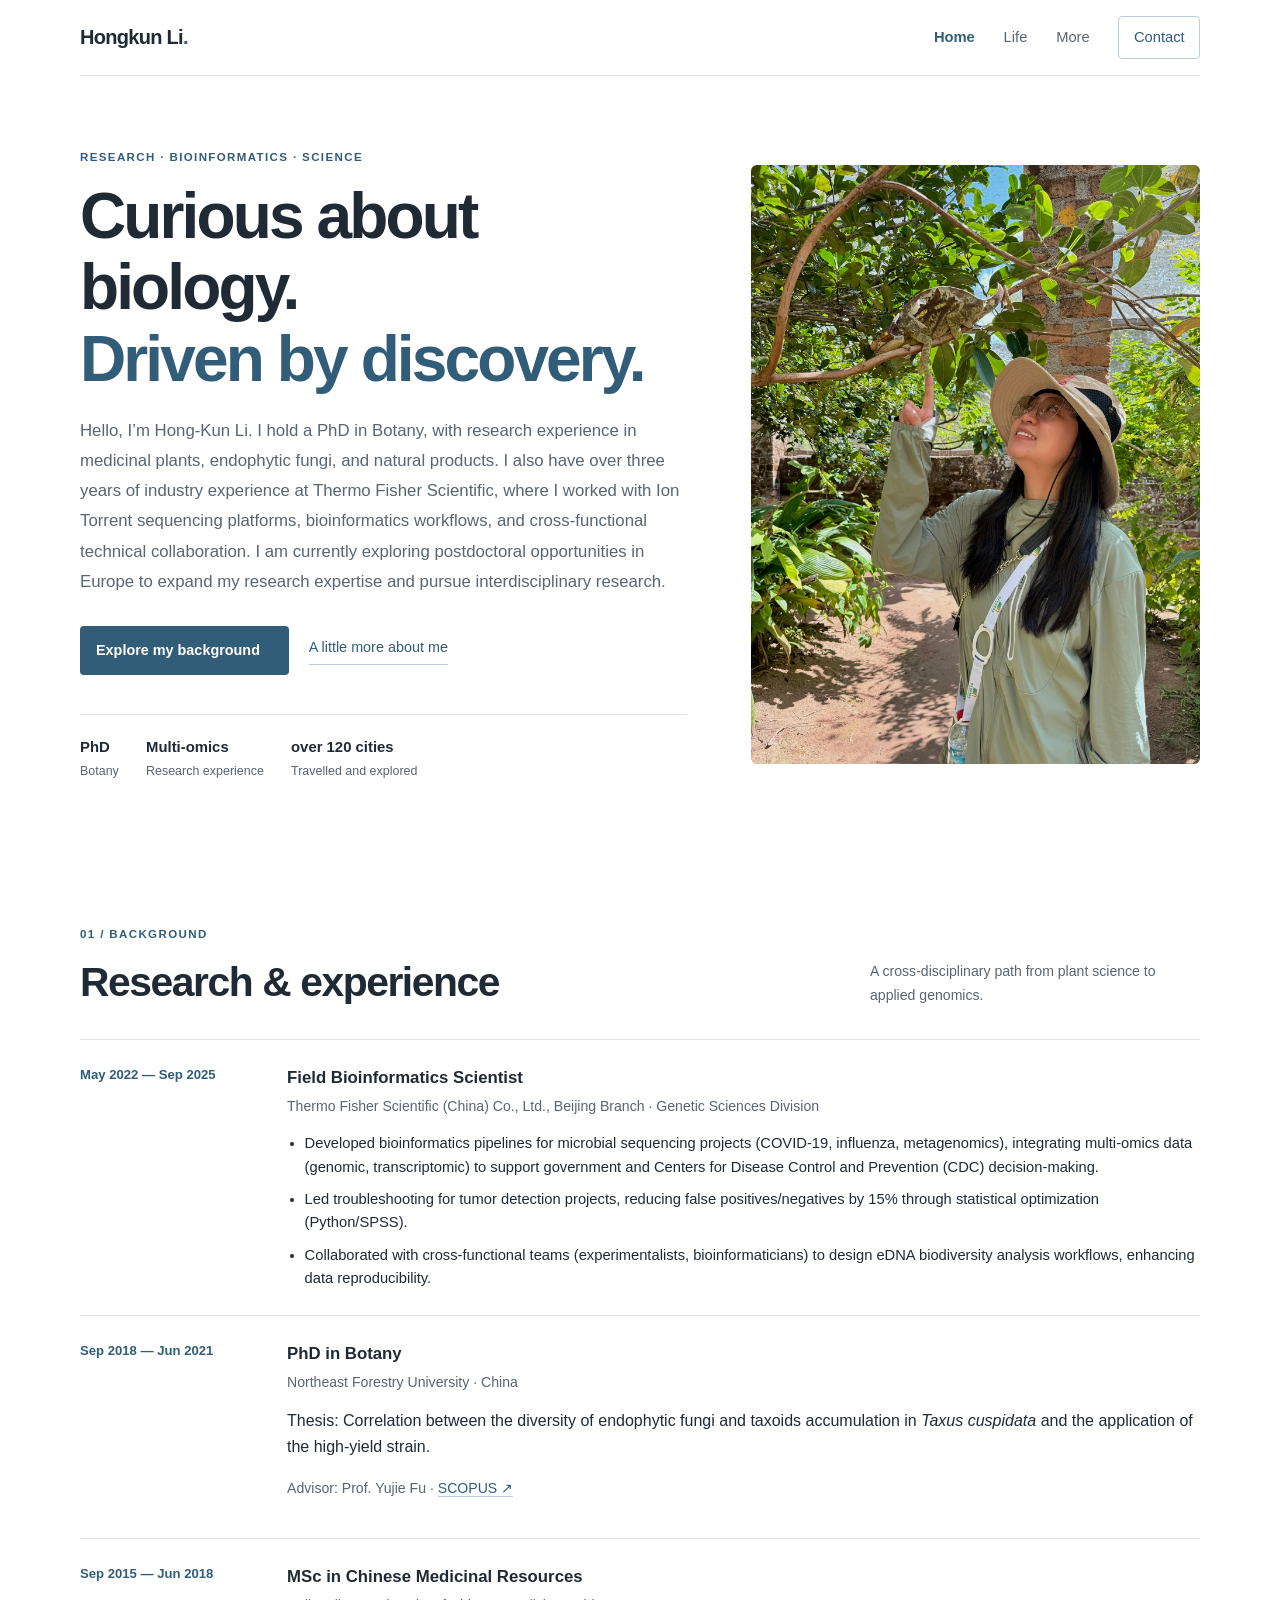
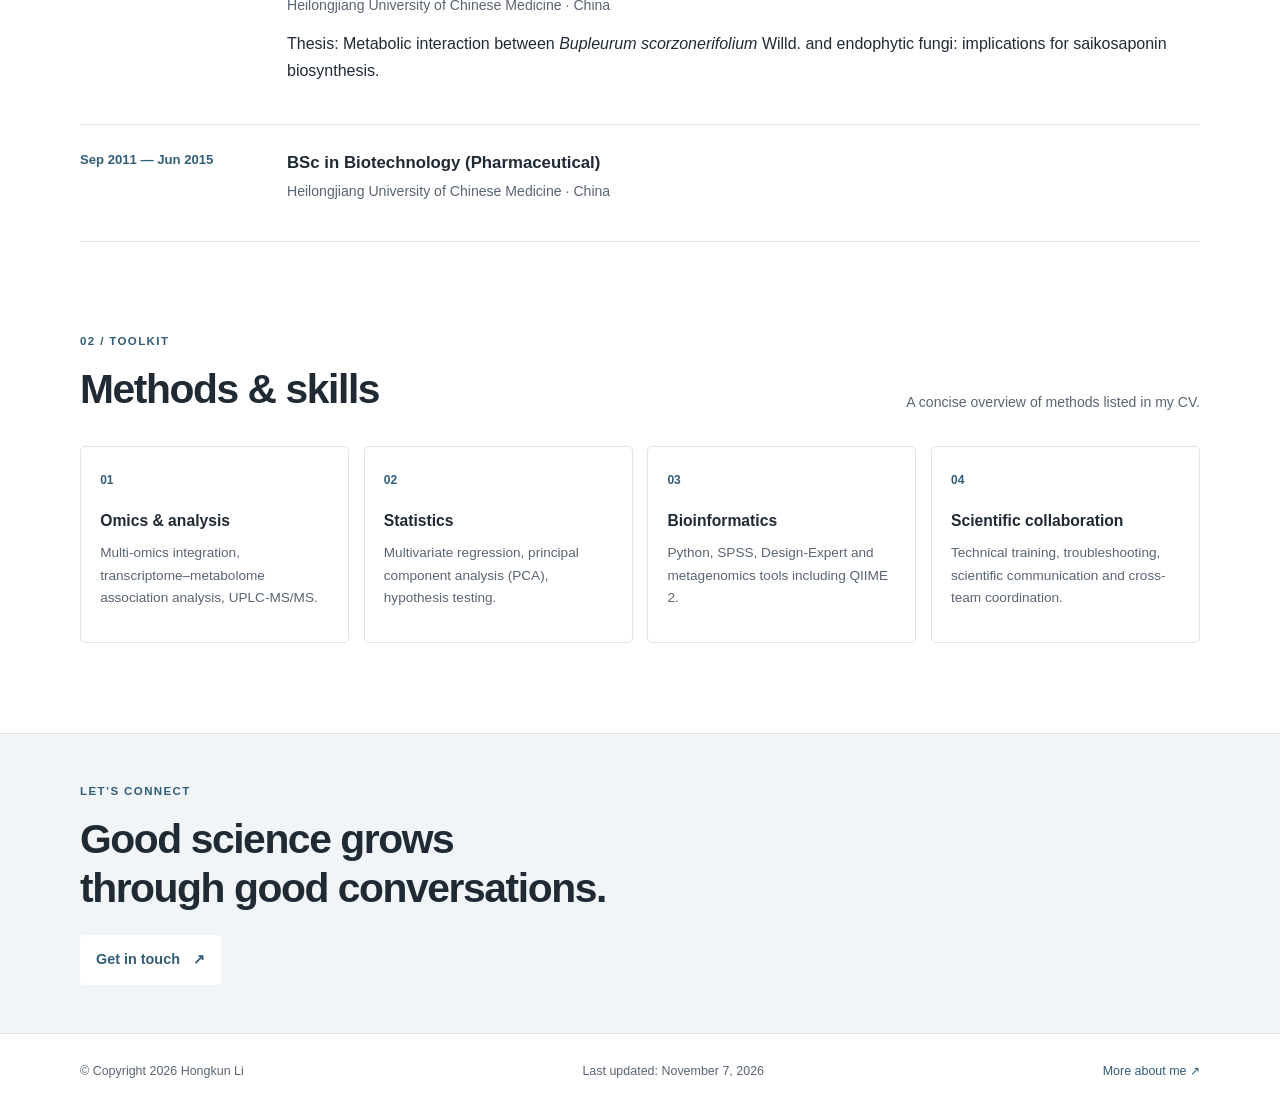
<file: index.html>
<!doctype html>
<html lang="en">
<head>
  <meta charset="utf-8">
  <meta name="viewport" content="width=device-width, initial-scale=1">
  <meta name="description" content="Hongkun Li — researcher in botany, biotechnology and bioinformatics.">
  <title>Hongkun Li | Researcher</title>
  <link rel="icon" href="data:image/svg+xml,%3Csvg%20xmlns='http://www.w3.org/2000/svg'%20viewBox='0%200%2032%2032'%3E%3Crect%20width='32'%20height='32'%20rx='7'%20fill='%23315d79'/%3E%3Ctext%20x='16'%20y='22'%20font-family='Arial,Helvetica,sans-serif'%20font-size='15'%20font-weight='700'%20fill='white'%20text-anchor='middle'%3EHK%3C/text%3E%3C/svg%3E">
  <link rel="stylesheet" href="style.css">
  <script src="script.js" defer></script>
</head>
<body>
  <a class="skip-link" href="#main">Skip to content</a>
  <header class="site-header">
    <a class="wordmark" href="index.html" aria-label="Hongkun Li home">Hongkun Li<span>.</span></a>
    <button class="menu-toggle" aria-expanded="false" aria-controls="site-nav">Menu</button>
    <nav id="site-nav" class="site-nav" aria-label="Main navigation">
      <a class="active" href="index.html">Home</a>
      <a href="life.html">Life</a>
      <a href="more.html">More</a>
      <a class="nav-cta" href="mailto:hongkun1231@163.com">Contact</a>
    </nav>
  </header>

<main id="main">
  <section class="hero section-wrap">
    <div class="hero-copy">
      <p class="eyebrow">RESEARCH · BIOINFORMATICS · SCIENCE</p>
      <h1>Curious about biology.<br><em>Driven by discovery.</em></h1>
      <p class="lead">Hello, I’m Hong-Kun Li. I hold a PhD in Botany, with research experience in medicinal plants, endophytic fungi, and natural products. I also have over three years of industry experience at Thermo Fisher Scientific, where I worked with Ion Torrent sequencing platforms, bioinformatics workflows, and cross-functional technical collaboration. I am currently exploring postdoctoral opportunities in Europe to expand my research expertise and pursue interdisciplinary research.</p>
      <div class="hero-actions">
        <a class="button button-dark" href="#research">Explore my background <span aria-hidden=''></span></a>
        <a class="text-link" href="life.html">A little more about me <span aria-hidden=''></span></a>
      </div>

      <div class="quick-facts">
        <div><strong>PhD</strong><span>Botany</span></div>
        <div><strong>Multi-omics</strong><span>Research experience</span></div>
        <div><strong>over 120 cities</strong><span>Travelled and explored</span></div>
      </div>
    </div>

    <div>
      <img
        src="profile.jpg"
        alt="Hongkun Li"
        class="profile-photo"
      >
    </div>
  </section>
</main>


      </div>
    </section>

    <section id="research" class="section-wrap content-section">
      <div class="section-heading">
        <div><p class="eyebrow">01 / BACKGROUND</p><h2>Research & experience</h2></div>
        <p class="section-note">A cross-disciplinary path from plant science to applied genomics.</p>
      </div>
      <div class="timeline">
        <article class="timeline-item">
          <div class="timeline-date">May 2022 — Sep 2025</div>
          <div class="timeline-body">
            <h3>Field Bioinformatics Scientist</h3>
            <p class="muted">Thermo Fisher Scientific (China) Co., Ltd., Beijing Branch · Genetic Sciences Division</p>
            <ul class="role-points">
              <li>Developed bioinformatics pipelines for microbial sequencing projects (COVID-19, influenza, metagenomics), integrating multi-omics data (genomic, transcriptomic) to support government and Centers for Disease Control and Prevention (CDC) decision-making.</li>
              <li>Led troubleshooting for tumor detection projects, reducing false positives/negatives by 15% through statistical optimization (Python/SPSS).</li>
              <li>Collaborated with cross-functional teams (experimentalists, bioinformaticians) to design eDNA biodiversity analysis workflows, enhancing data reproducibility.</li>
            </ul>
          </div>
        </article>
        <article class="timeline-item">
          <div class="timeline-date">Sep 2018 — Jun 2021</div>
          <div class="timeline-body">
            <h3>PhD in Botany</h3>
            <p class="muted">Northeast Forestry University · China</p>
            <p>Thesis: Correlation between the diversity of endophytic fungi and taxoids accumulation in <em>Taxus cuspidata</em> and the application of the high-yield strain.</p>
            <p class="muted">Advisor: Prof. Yujie Fu · <a class="inline-link" href="https://www.scopus.com/authid/detail.uri?authorId=8642548200" target="_blank" rel="noopener">SCOPUS ↗</a></p>
          </div>
        </article>
        <article class="timeline-item">
          <div class="timeline-date">Sep 2015 — Jun 2018</div>
          <div class="timeline-body">
            <h3>MSc in Chinese Medicinal Resources</h3>
            <p class="muted">Heilongjiang University of Chinese Medicine · China</p>
            <p>Thesis: Metabolic interaction between <em>Bupleurum scorzonerifolium</em> Willd. and endophytic fungi: implications for saikosaponin biosynthesis.</p>
          </div>
        </article>
        <article class="timeline-item">
          <div class="timeline-date">Sep 2011 — Jun 2015</div>
          <div class="timeline-body">
            <h3>BSc in Biotechnology (Pharmaceutical)</h3>
            <p class="muted">Heilongjiang University of Chinese Medicine · China</p>
          </div>
        </article>
      </div>
    </section>

    <section class="section-wrap content-section">
      <div class="section-heading">
        <div><p class="eyebrow">02 / TOOLKIT</p><h2>Methods & skills</h2></div>
        <p class="section-note">A concise overview of methods listed in my CV.</p>
      </div>
      <div class="skills-grid">
        <article class="skill-card"><span class="skill-number">01</span><h3>Omics & analysis</h3><p>Multi-omics integration, transcriptome–metabolome association analysis, UPLC-MS/MS.</p></article>
        <article class="skill-card"><span class="skill-number">02</span><h3>Statistics</h3><p>Multivariate regression, principal component analysis (PCA), hypothesis testing.</p></article>
        <article class="skill-card"><span class="skill-number">03</span><h3>Bioinformatics</h3><p>Python, SPSS, Design-Expert and metagenomics tools including QIIME 2.</p></article>
        <article class="skill-card"><span class="skill-number">04</span><h3>Scientific collaboration</h3><p>Technical training, troubleshooting, scientific communication and cross-team coordination.</p></article>
      </div>
    </section>

    <section class="closing-cta">
      <div class="section-wrap cta-inner">
        <p class="eyebrow">LET’S CONNECT</p>
        <h2>Good science grows<br>through good conversations.</h2>
        <a class="button button-light" href="mailto:hongkun1231@163.com">Get in touch <span aria-hidden="true">↗</span></a>
      </div>
    </section>
  </main>

  <footer class="site-footer section-wrap">
    <span>© Copyright 2026 Hongkun Li</span>
    <span>Last updated: November 7, 2026</span>
    <a href="more.html">More about me ↗</a>
  </footer>
</body>
</html>
</file>
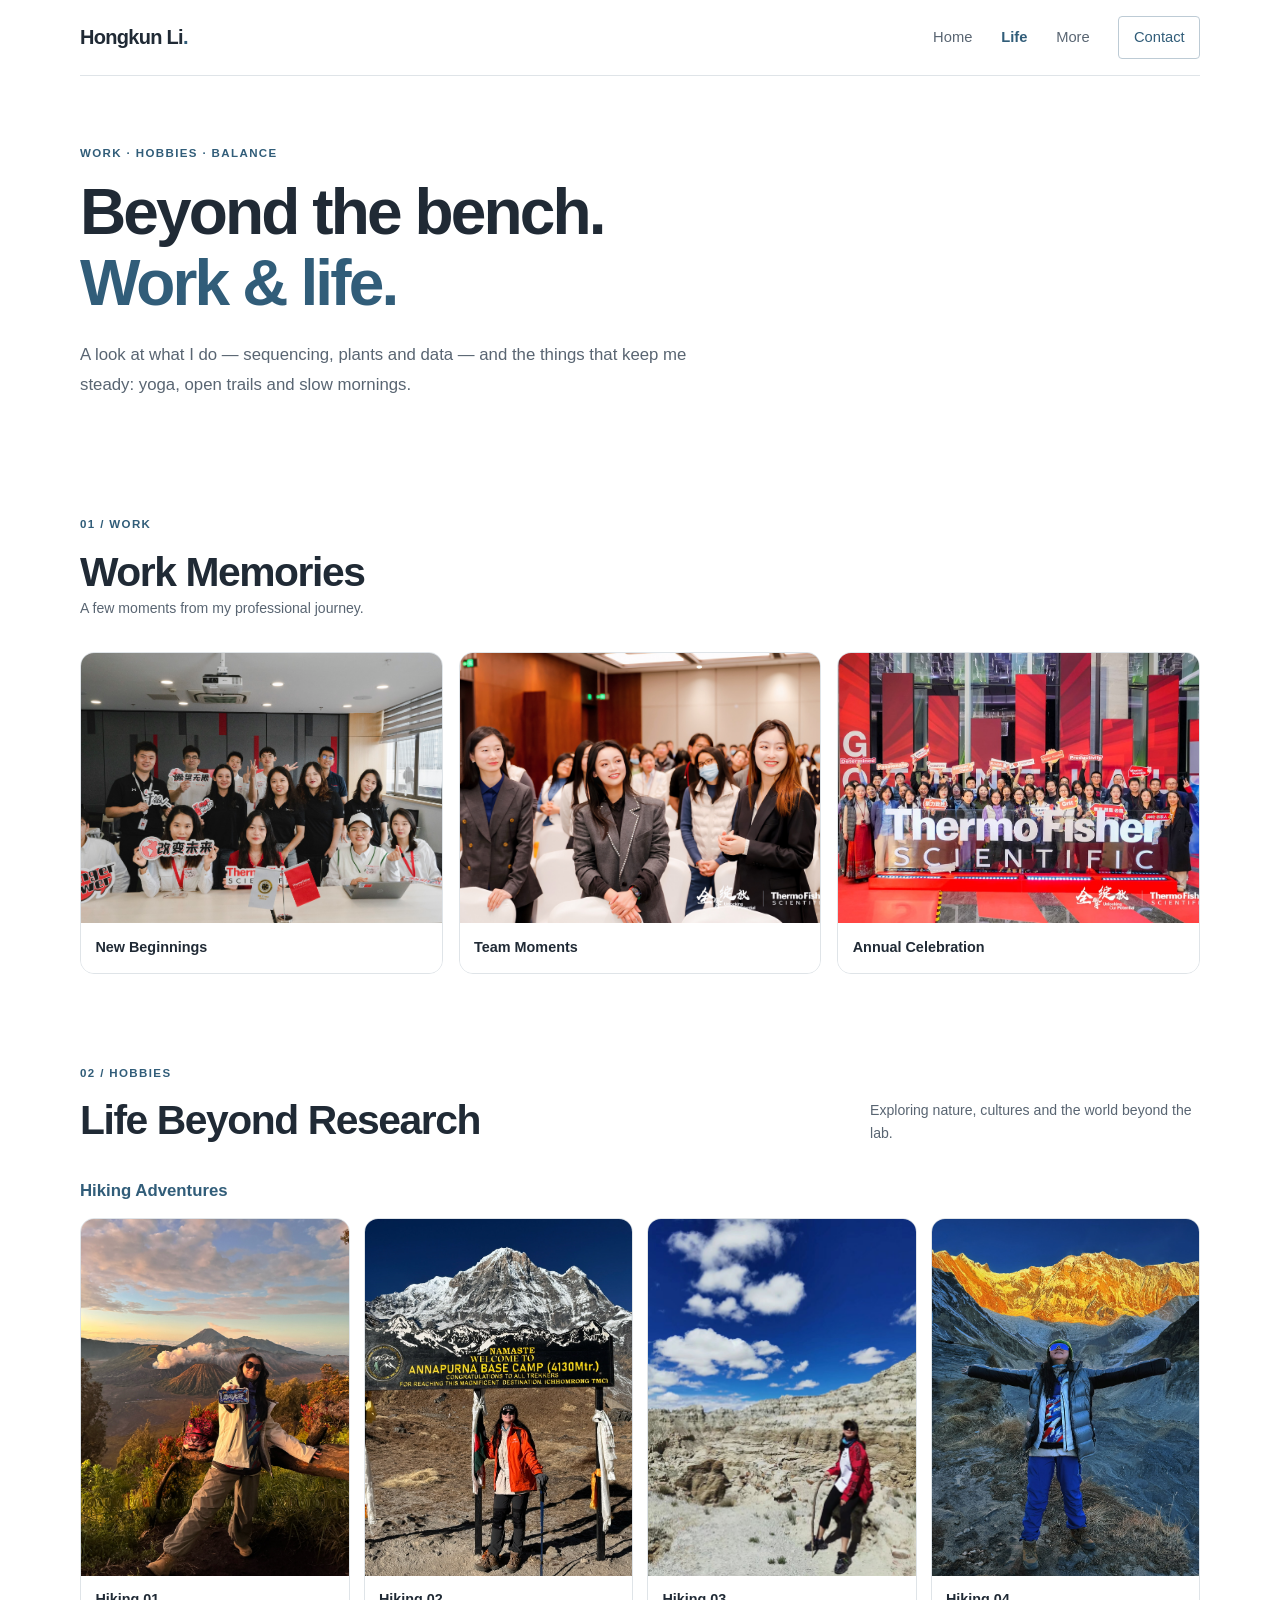
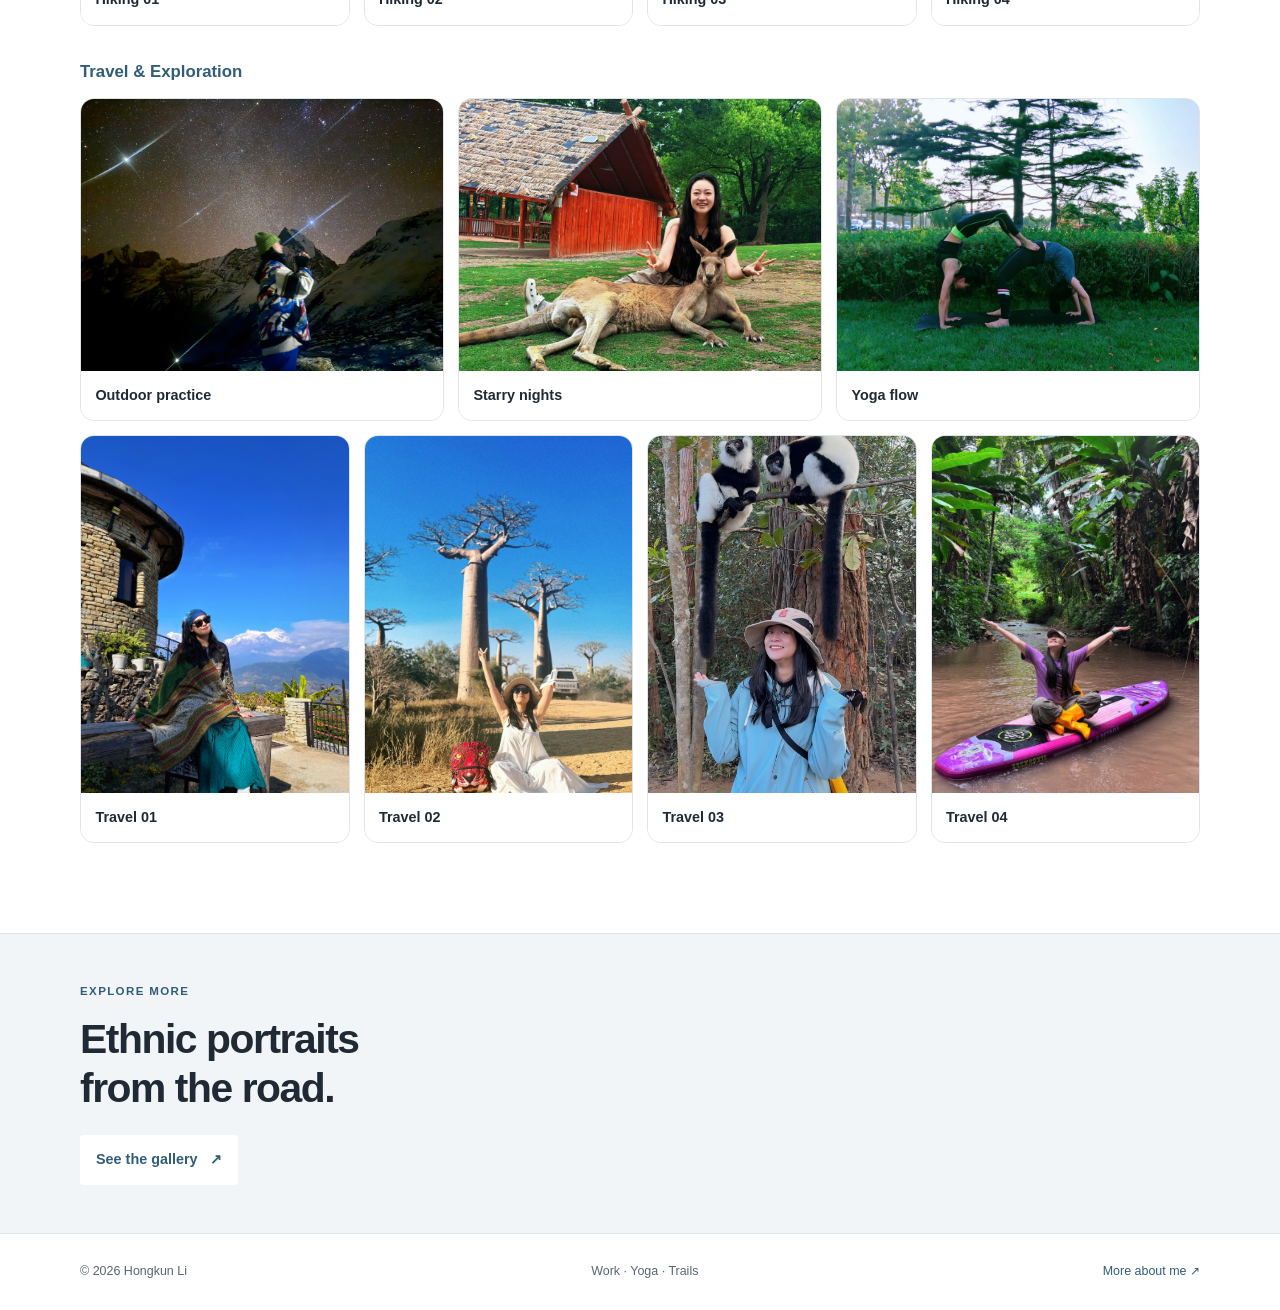
<file: life.html>
<!doctype html>
<html lang="en">
<head>
  <meta charset="utf-8">
  <meta name="viewport" content="width=device-width, initial-scale=1">
  <meta name="description" content="Work and hobbies of Hongkun Li — science at the bench, yoga and hiking beyond it.">
  <title>Work &amp; Life | Hongkun Li</title>
  <link rel="icon" href="data:image/svg+xml,%3Csvg%20xmlns='http://www.w3.org/2000/svg'%20viewBox='0%200%2032%2032'%3E%3Crect%20width='32'%20height='32'%20rx='7'%20fill='%23315d79'/%3E%3Ctext%20x='16'%20y='22'%20font-family='Arial,Helvetica,sans-serif'%20font-size='15'%20font-weight='700'%20fill='white'%20text-anchor='middle'%3EHK%3C/text%3E%3C/svg%3E">
  <link rel="stylesheet" href="style.css">
  <script src="script.js" defer></script>
</head>
<body class="life-page">
  <a class="skip-link" href="#main">Skip to content</a>
  <header class="site-header">
    <a class="wordmark" href="index.html" aria-label="Hongkun Li home">Hongkun Li<span>.</span></a>
    <button class="menu-toggle" aria-expanded="false" aria-controls="site-nav">Menu</button>
    <nav id="site-nav" class="site-nav" aria-label="Main navigation">
      <a href="index.html">Home</a>
      <a class="active" href="life.html">Life</a>
      <a href="more.html">More</a>
      <a class="nav-cta" href="mailto:hongkun1231@163.com">Contact</a>
    </nav>
  </header>

  <main id="main">
    <section class="more-hero section-wrap">
      <p class="eyebrow">WORK · HOBBIES · BALANCE</p>
      <h1>Beyond the bench.<br><em>Work &amp; life.</em></h1>
      <p class="lead">A look at what I do — sequencing, plants and data — and the things that keep me steady: yoga, open trails and slow mornings.</p>
    </section>

    <section class="section-wrap content-section">
      <div class="section-heading">
        <div><p class="eyebrow">01 / WORK</p><h2>Work Memories</h2>
          <p class="section-note">A few moments from my professional journey.</p>
        </div>
      </div>
      <div class="work-grid">
        <figure class="photo-card work-card">
          <img src="assets/photos/work-01.jpg" alt="Work photograph 1" loading="lazy">
          <figcaption><strong>New Beginnings</strong></figcaption>
        </figure>
        <figure class="photo-card work-card">
          <img src="assets/photos/work-02.jpg" alt="Work photograph 2" loading="lazy">
          <figcaption><strong>Team Moments</strong></figcaption>
        </figure>
        <figure class="photo-card work-card">
          <img src="assets/photos/work-03.jpg" alt="Work photograph 3" loading="lazy">
          <figcaption><strong>Annual Celebration</strong></figcaption>
        </figure>
      </div>
    </section>

    <section class="section-wrap content-section">
      <div class="section-heading">
        <div><p class="eyebrow">02 / HOBBIES</p><h2>Life Beyond Research</h2></div>
        <p class="section-note">Exploring nature, cultures and the world beyond the lab.</p>
      </div>

      <div class="hobby-block">
        <h3 class="hobby-title">Hiking Adventures</h3>
        <div class="travel-grid">
          <figure class="photo-card"><img src="assets/photos/hiking-01.jpg" alt="Hiking photograph 1" loading="lazy"><figcaption><strong>Hiking 01</strong></figcaption></figure>
          <figure class="photo-card"><img src="assets/photos/hiking-02.jpg" alt="Hiking photograph 2" loading="lazy"><figcaption><strong>Hiking 02</strong></figcaption></figure>
          <figure class="photo-card"><img src="assets/photos/hiking-03.jpg" alt="Hiking photograph 3" loading="lazy"><figcaption><strong>Hiking 03</strong></figcaption></figure>
          <figure class="photo-card"><img src="assets/photos/hiking-04.jpg" alt="Hiking photograph 4" loading="lazy"><figcaption><strong>Hiking 04</strong></figcaption></figure>
        </div>
      </div>

      <div class="hobby-block">
        <h3 class="hobby-title">Travel &amp; Exploration</h3>
        <div class="yoga-grid">
          <figure class="photo-card"><img src="assets/photos/yoga-01.jpg" alt="Travel photograph 1" loading="lazy"><figcaption><strong>Outdoor practice</strong></figcaption></figure>
          <figure class="photo-card"><img src="assets/photos/yoga-02.jpg" alt="Travel photograph 2" loading="lazy"><figcaption><strong>Starry nights</strong></figcaption></figure>
          <figure class="photo-card"><img src="assets/photos/yoga-03.jpg" alt="Travel photograph 3" loading="lazy"><figcaption><strong>Yoga flow</strong></figcaption></figure>
        </div>
        <div class="travel-grid travel-sub">
          <figure class="photo-card"><img src="assets/photos/travel-01.jpg" alt="Travel photograph 4" loading="lazy"><figcaption><strong>Travel 01</strong></figcaption></figure>
          <figure class="photo-card"><img src="assets/photos/travel-02.jpg" alt="Travel photograph 5" loading="lazy"><figcaption><strong>Travel 02</strong></figcaption></figure>
          <figure class="photo-card"><img src="assets/photos/travel-03.jpg" alt="Travel photograph 6" loading="lazy"><figcaption><strong>Travel 03</strong></figcaption></figure>
          <figure class="photo-card"><img src="assets/photos/travel-04.jpg" alt="Travel photograph 7" loading="lazy"><figcaption><strong>Travel 04</strong></figcaption></figure>
        </div>
      </div>
    </section>

    <section class="closing-cta">
      <div class="section-wrap cta-inner">
        <p class="eyebrow">EXPLORE MORE</p>
        <h2>Ethnic portraits<br>from the road.</h2>
        <a class="button button-light" href="more.html">See the gallery <span aria-hidden="true">↗</span></a>
      </div>
    </section>
  </main>

  <footer class="site-footer section-wrap">
    <span>© <span id="year"></span> Hongkun Li</span>
    <span>Work · Yoga · Trails</span>
    <a href="more.html">More about me ↗</a>
  </footer>
</body>
</html>
</file>
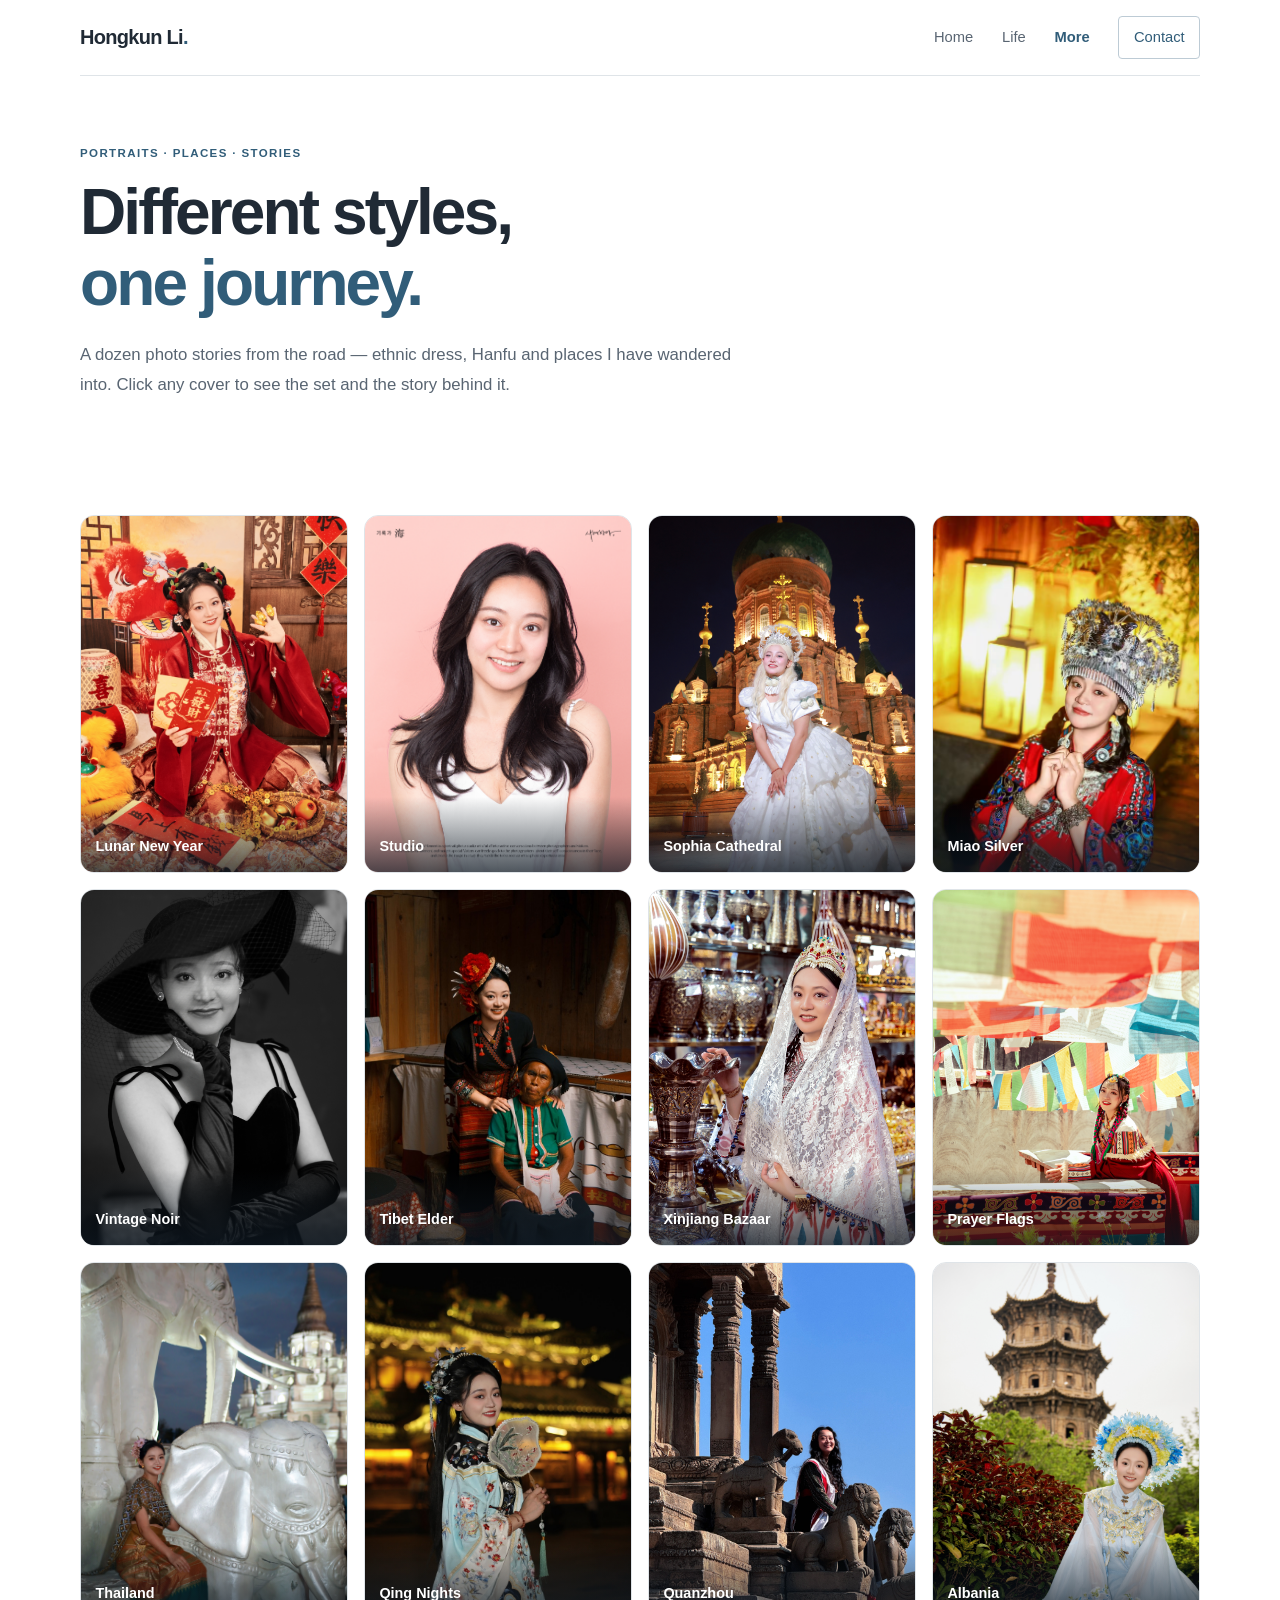
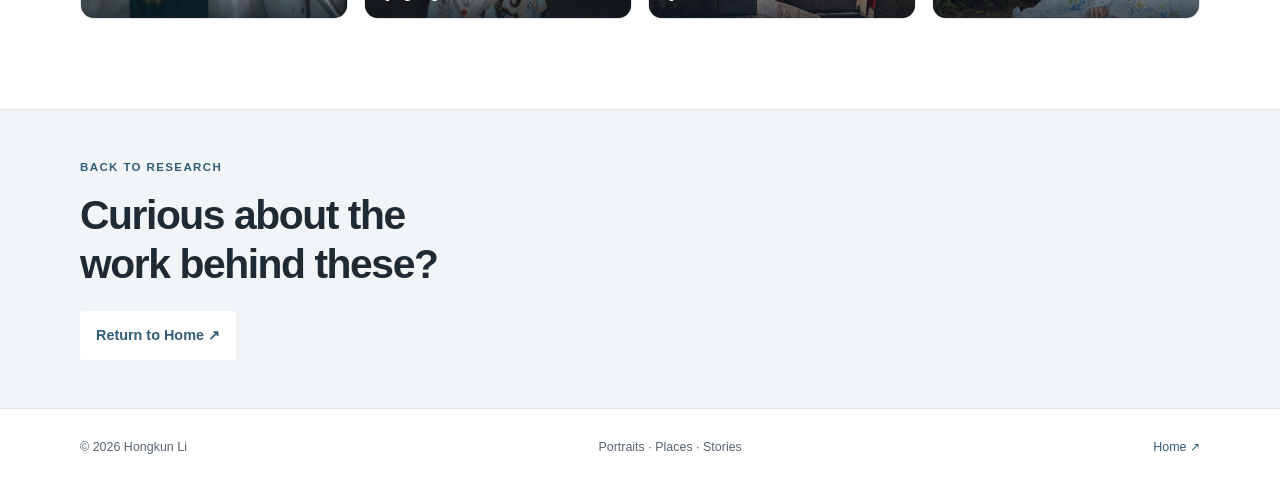
<file: more.html>
<!doctype html>
<html lang="en">
<head>
  <meta charset="utf-8">
  <meta name="viewport" content="width=device-width, initial-scale=1">
  <meta name="description" content="Portraits and places from Hongkun Li's travels — ethnic dress, Hanfu and street stories.">
  <title>More | Hongkun Li</title>
  <link rel="icon" href="data:image/svg+xml,%3Csvg%20xmlns='http://www.w3.org/2000/svg'%20viewBox='0 0 32 32'%3E%3Crect width='32' height='32' rx='7' fill='%23315d79'/%3E%3Ctext x='16' y='22' font-family='Arial,Helvetica,sans-serif' font-size='15' font-weight='700' fill='white' text-anchor='middle'%3EHK%3C/text%3E%3C/svg%3E">
  <link rel="stylesheet" href="style.css">
  <script src="script.js" defer></script>
</head>
<body class="more-page">
  <a class="skip-link" href="#main">Skip to content</a>
  <header class="site-header">
    <a class="wordmark" href="index.html" aria-label="Hongkun Li home">Hongkun Li<span>.</span></a>
    <button class="menu-toggle" aria-expanded="false" aria-controls="site-nav">Menu</button>
    <nav id="site-nav" class="site-nav" aria-label="Main navigation">
      <a href="index.html">Home</a>
      <a href="life.html">Life</a>
      <a class="active" href="more.html">More</a>
      <a class="nav-cta" href="mailto:hongkun1231@163.com">Contact</a>
    </nav>
  </header>

  <main id="main">
    <section class="more-hero section-wrap">
      <p class="eyebrow">PORTRAITS · PLACES · STORIES</p>
      <h1>Different styles,<br><em>one journey.</em></h1>
      <p class="lead">A dozen photo stories from the road — ethnic dress, Hanfu and places I have wandered into. Click any cover to see the set and the story behind it.</p>
    </section>

    <section class="section-wrap content-section">
      <div class="folder-grid" id="folderGrid">
        <figure class="folder-card" tabindex="0" data-title="Lunar New Year" data-desc="Red Hanfu and lion dance for the spring festival — the first shoot of the year, full of couplets, blessings and a little bit of chaos." data-imgs="more-01.jpg">
          <img src="assets/photos/more-01.jpg" alt="Lunar New Year hanfu" loading="lazy">
          <figcaption class="folder-label">Lunar New Year</figcaption>
        </figure>
        <figure class="folder-card" tabindex="0" data-title="Studio" data-desc="A clean pink-studio portrait — soft light, simple makeup, no place, just a face." data-imgs="more-02.jpg">
          <img src="assets/photos/more-02.jpg" alt="Studio portrait" loading="lazy">
          <figcaption class="folder-label">Studio</figcaption>
        </figure>
        <figure class="folder-card" tabindex="0" data-title="Sophia Cathedral" data-desc="White dress in front of the Russian cathedral in Harbin — golden domes, winter light, my home town." data-imgs="more-03.jpg">
          <img src="assets/photos/more-03.jpg" alt="Sophia Cathedral" loading="lazy">
          <figcaption class="folder-label">Sophia Cathedral</figcaption>
        </figure>
        <figure class="folder-card" tabindex="0" data-title="Miao Silver" data-desc="Silver headdress and red embroidery — the Miao of Guizhou, a whole afternoon under the lamps." data-imgs="more-04.jpg">
          <img src="assets/photos/more-04.jpg" alt="Miao silver headdress" loading="lazy">
          <figcaption class="folder-label">Miao Silver</figcaption>
        </figure>
        <figure class="folder-card" tabindex="0" data-title="Vintage Noir" data-desc="Black dress, long gloves and a wide hat — a nod to old-Hollywood portraiture." data-imgs="more-05.jpg">
          <img src="assets/photos/more-05.jpg" alt="Vintage black dress" loading="lazy">
          <figcaption class="folder-label">Vintage Noir</figcaption>
        </figure>
        <figure class="folder-card" tabindex="0" data-title="Tibet Elder" data-desc="With an elderly Tibetan woman in her home — tea, aprons, and a quiet afternoon." data-imgs="more-06.jpg">
          <img src="assets/photos/more-06.jpg" alt="Tibet portrait" loading="lazy">
          <figcaption class="folder-label">Tibet Elder</figcaption>
        </figure>
        <figure class="folder-card" tabindex="0" data-title="Xinjiang Bazaar" data-desc="White veil and silver jewellery in a Xinjiang market — spices, copper, and long light." data-imgs="more-07.jpg">
          <img src="assets/photos/more-07.jpg" alt="Xinjiang bazaar" loading="lazy">
          <figcaption class="folder-label">Xinjiang Bazaar</figcaption>
        </figure>
        <figure class="folder-card" tabindex="0" data-title="Prayer Flags" data-desc="Tibetan prayer flags over a rooftop — colour against stone, wind and memory." data-imgs="more-08.jpg">
          <img src="assets/photos/more-08.jpg" alt="Tibetan prayer flags" loading="lazy">
          <figcaption class="folder-label">Prayer Flags</figcaption>
        </figure>
        <figure class="folder-card" tabindex="0" data-title="Thailand" data-desc="By the white elephants of a Thai temple — warm stone, striped sarong, afternoon sun." data-imgs="more-09.jpg">
          <img src="assets/photos/more-09.jpg" alt="Thailand temple" loading="lazy">
          <figcaption class="folder-label">Thailand</figcaption>
        </figure>
        <figure class="folder-card" tabindex="0" data-title="Qing Nights" data-desc="Qing-dynasty Hanfu under lantern light — a night walk through an old town." data-imgs="more-10.jpg">
          <img src="assets/photos/more-10.jpg" alt="Qing hanfu at night" loading="lazy">
          <figcaption class="folder-label">Qing Nights</figcaption>
        </figure>
        <figure class="folder-card" tabindex="0" data-title="Quanzhou" data-desc="A pale hanfu in front of the ancient brick pagoda in Quanzhou — city of old harbours." data-imgs="more-11.jpg">
          <img src="assets/photos/more-11.jpg" alt="Quanzhou pagoda" loading="lazy">
          <figcaption class="folder-label">Quanzhou</figcaption>
        </figure>
        <figure class="folder-card" tabindex="0" data-title="Albania" data-desc="A fortress above the Adriatic in Albania — a road trip through stone walls and blue sky." data-imgs="more-12.jpg">
          <img src="assets/photos/more-12.jpg" alt="Albania fortress" loading="lazy">
          <figcaption class="folder-label">Albania</figcaption>
        </figure>
      </div>
    </section>

    <!-- Lightbox -->
    <div class="modal-overlay" id="modalOverlay" aria-hidden="true">
      <div class="modal-panel" role="dialog" aria-modal="true">
        <button class="modal-close" id="modalClose" aria-label="Close">×</button>
        <p class="eyebrow" id="modalEyebrow">PHOTO STORY</p>
        <h2 id="modalTitle" style="margin-bottom:.8rem"></h2>
        <p id="modalDesc" class="lead" style="margin-bottom:1.4rem"></p>
        <div class="modal-imgs" id="modalImgs"></div>
      </div>
    </div>

    <section class="closing-cta">
      <div class="section-wrap cta-inner">
        <p class="eyebrow">BACK TO RESEARCH</p>
        <h2>Curious about the<br>work behind these?</h2>
        <a class="button button-light" href="index.html#research">Return to Home ↗</a>
      </div>
    </section>
  </main>

  <footer class="site-footer section-wrap">
    <span>© <span id="year"></span> Hongkun Li</span>
    <span>Portraits · Places · Stories</span>
    <a href="index.html">Home ↗</a>
  </footer>

  <script>
    (function(){
      const grid = document.getElementById('folderGrid');
      const overlay = document.getElementById('modalOverlay');
      const title = document.getElementById('modalTitle');
      const desc = document.getElementById('modalDesc');
      const imgs = document.getElementById('modalImgs');
      const closeBtn = document.getElementById('modalClose');

      function openCard(card){
        title.textContent = card.dataset.title;
        desc.textContent = card.dataset.desc;
        imgs.innerHTML = '';
        (card.dataset.imgs || '').split(',').filter(Boolean).forEach(function(src){
          const img = document.createElement('img');
          img.src = 'assets/photos/' + src.trim();
          img.alt = card.dataset.title;
          img.loading = 'lazy';
          imgs.appendChild(img);
        });
        overlay.classList.add('open');
        overlay.setAttribute('aria-hidden','false');
        document.body.style.overflow = 'hidden';
      }
      function close(){
        overlay.classList.remove('open');
        overlay.setAttribute('aria-hidden','true');
        document.body.style.overflow = '';
      }
      grid.addEventListener('click', function(e){
        const card = e.target.closest('.folder-card');
        if(card) openCard(card);
      });
      grid.addEventListener('keydown', function(e){
        if(e.key === 'Enter' || e.key === ' '){
          const card = e.target.closest('.folder-card');
          if(card){ e.preventDefault(); openCard(card); }
        }
      });
      closeBtn.addEventListener('click', close);
      overlay.addEventListener('click', function(e){ if(e.target === overlay) close(); });
      document.addEventListener('keydown', function(e){ if(e.key === 'Escape') close(); });
    })();
  </script>
</body>
</html>
</file>
<file: style.css>
/* Minimal, professional academic portfolio */
:root{--paper:#fff;--soft:#f6f8fa;--ink:#202a35;--muted:#596572;--line:#dfe4e8;--accent:#315d79;--max:1120px;--sans:-apple-system,BlinkMacSystemFont,"Segoe UI",Roboto,Helvetica,Arial,sans-serif}*{box-sizing:border-box}html{scroll-behavior:smooth}body{margin:0;background:var(--paper);color:var(--ink);font-family:var(--sans);line-height:1.65}a{color:inherit;text-decoration:none}img{display:block;max-width:100%}.section-wrap{width:min(var(--max),calc(100% - 48px));margin-inline:auto}.skip-link{position:absolute;left:-9999px;top:1rem;background:var(--ink);color:white;padding:.7rem 1rem;z-index:99}.skip-link:focus{left:1rem}.site-header{width:min(var(--max),calc(100% - 48px));min-height:76px;margin:auto;display:flex;align-items:center;justify-content:space-between;border-bottom:1px solid var(--line)}.wordmark{font-size:1.25rem;font-weight:700;letter-spacing:-.035em}.wordmark span{color:var(--accent)}.site-nav{display:flex;align-items:center;gap:1.8rem;font-size:.92rem}.site-nav a{color:var(--muted)}.site-nav a:hover,.site-nav a.active{color:var(--accent)}.site-nav a.active{font-weight:650}.site-nav .nav-cta{border:1px solid #bdcbd5;padding:.55rem .9rem;border-radius:4px;color:var(--accent)}.menu-toggle{display:none;font:inherit;border:1px solid var(--line);background:white;border-radius:4px;padding:.45rem .7rem}.eyebrow{color:var(--accent);font-size:.72rem;font-weight:700;letter-spacing:.12em;margin:0 0 .85rem}h1,h2,h3,p{margin-top:0}h1{font-size:clamp(2.45rem,5vw,4rem);line-height:1.12;font-weight:700;letter-spacing:-.045em;margin-bottom:1.25rem}h1 em,h2 em{color:var(--accent);font-style:normal}.lead{max-width:660px;color:var(--muted);font-size:1.05rem;line-height:1.8}.hero{display:grid;grid-template-columns:1.15fr .85fr;gap:4rem;align-items:center;padding:72px 0 76px}.hero-actions{display:flex;align-items:center;flex-wrap:wrap;gap:1.25rem;margin-top:1.8rem}.button{display:inline-flex;align-items:center;justify-content:center;gap:.8rem;padding:.8rem 1rem;border-radius:4px;font-size:.9rem;font-weight:650}.button-dark{background:var(--accent);color:white}.button-light{background:white;color:var(--accent)}.text-link{color:var(--accent);border-bottom:1px solid #b8cbd8;padding-bottom:.25rem;font-size:.9rem}.quick-facts{display:flex;gap:1.7rem;flex-wrap:wrap;margin-top:2.4rem;padding-top:1.25rem;border-top:1px solid var(--line)}.quick-facts div{display:grid;gap:.1rem}.quick-facts strong{font-size:.93rem}.quick-facts span{color:var(--muted);font-size:.78rem}.hero-art{min-height:300px;position:relative;overflow:hidden;background:var(--soft);border:1px solid var(--line);border-radius:8px;display:grid;place-items:center}.hero-art:before{content:"HK";display:grid;place-items:center;width:180px;height:180px;border-radius:50%;border:1px solid #cbd6dd;color:var(--accent);background:white;font-size:4rem;font-weight:650;letter-spacing:-.08em}.art-sun,.art-orbit,.leaf{display:none}.art-caption{position:absolute;bottom:20px;left:20px;right:20px;color:var(--muted);font-size:.86rem;text-align:center}.intro-strip{border-block:1px solid var(--line);padding:2rem 0;display:grid;grid-template-columns:.35fr 1fr;gap:2rem}.intro-statement{font-size:clamp(1.2rem,2.2vw,1.65rem);line-height:1.55;margin:0;font-weight:500}.content-section{padding-top:68px;padding-bottom:22px}.section-heading{display:flex;justify-content:space-between;align-items:end;gap:2rem;margin-bottom:2rem}.section-heading h2,.cta-inner h2{font-size:clamp(1.8rem,3.5vw,2.55rem);line-height:1.2;font-weight:700;letter-spacing:-.035em;margin:0}.section-note{max-width:330px;margin:0;color:var(--muted);font-size:.88rem}.timeline{border-top:1px solid var(--line)}.timeline-item{display:grid;grid-template-columns:175px 1fr;gap:2rem;padding:1.5rem 0;border-bottom:1px solid var(--line)}.timeline-date{color:var(--accent);font-size:.82rem;font-weight:700}.timeline-body h3{margin-bottom:.2rem;font-size:1.05rem}.role-points{margin:.7rem 0 0;padding-left:1.1rem;display:grid;gap:.55rem}.role-points li{margin:0;line-height:1.6;color:var(--ink);font-size:.92rem}.muted{color:var(--muted);font-size:.88rem}.inline-link{color:var(--accent);text-decoration:none;border-bottom:1px solid #b8cbd8}.tag-row{display:flex;gap:.4rem;flex-wrap:wrap;margin-top:.8rem}.tag-row span{background:var(--soft);border:1px solid var(--line);padding:.2rem .5rem;font-size:.72rem;border-radius:3px}.skills-grid{display:grid;grid-template-columns:repeat(4,1fr);gap:.9rem}.skill-card{border:1px solid var(--line);padding:1.2rem;min-height:180px;border-radius:5px}.skill-number{color:var(--accent);font-size:.75rem;font-weight:700}.skill-card h3{font-size:.98rem;margin:1rem 0 .5rem}.skill-card p{color:var(--muted);font-size:.85rem}.publication-list{list-style:none;padding:0;border-top:1px solid var(--line)}.publication-list li{display:grid;grid-template-columns:75px 1fr;gap:1.25rem;padding:1.2rem 0;border-bottom:1px solid var(--line)}.pub-year{color:var(--accent);font-weight:700;font-size:.84rem}.pub-title{margin-bottom:.25rem;font-weight:600}.small-note{font-size:.78rem;color:var(--muted);margin-top:1rem}.closing-cta{background:#f1f5f7;border-block:1px solid var(--line);margin-top:68px}.cta-inner{padding:3rem 0}.cta-inner h2{margin-bottom:1.4rem}.site-footer{min-height:76px;display:flex;justify-content:space-between;align-items:center;gap:1rem;color:var(--muted);font-size:.78rem}.site-footer a{color:var(--accent)}.more-hero{padding:68px 0 30px}.portrait-grid{display:grid;grid-template-columns:repeat(3,minmax(0,1fr));gap:1rem;align-items:start}.photo-card{margin:0;background:var(--soft);border:1px solid var(--line);overflow:hidden;border-radius:14px}.photo-card img{width:100%;aspect-ratio:3/4;object-fit:cover;background:#edf0f2}.photo-card figcaption{padding:.8rem .9rem;background:white;display:grid;gap:.1rem}.photo-card figcaption strong{font-size:.9rem}.photo-card figcaption span{color:var(--muted);font-size:.76rem}.interests-panel{display:grid;grid-template-columns:repeat(4,1fr);border:1px solid var(--line);border-radius:5px}.interests-panel>div{padding:1.2rem;border-right:1px solid var(--line)}.interests-panel>div:last-child{border:0}.interest-index{color:var(--accent);font-size:.75rem;font-weight:700}.interests-panel h3{font-size:.98rem;margin:.65rem 0 .3rem}.interests-panel p{font-size:.83rem;color:var(--muted);margin:0}@media(max-width:800px){.hero{grid-template-columns:1fr;gap:2rem;padding-top:50px}.intro-strip{grid-template-columns:1fr;gap:.7rem}.section-heading{align-items:start;flex-direction:column;gap:.7rem}.skills-grid,.interests-panel{grid-template-columns:repeat(2,1fr)}.interests-panel>div:nth-child(2){border-right:0}.timeline-item{grid-template-columns:130px 1fr;gap:1rem}.portrait-grid{grid-template-columns:repeat(2,minmax(0,1fr))}}@media(max-width:560px){.section-wrap,.site-header{width:calc(100% - 32px)}.site-header{min-height:68px;position:relative}.menu-toggle{display:block}.site-nav{display:none;position:absolute;z-index:10;top:67px;left:0;right:0;background:white;border:1px solid var(--line);padding:1rem;flex-direction:column;align-items:stretch;gap:.6rem}.site-nav.open{display:flex}.site-nav a{padding:.45rem}h1{font-size:clamp(2.3rem,10vw,3.2rem)}.hero{padding:40px 0}.content-section{padding-top:48px}.timeline-item{grid-template-columns:1fr;gap:.25rem}.skills-grid,.interests-panel{grid-template-columns:1fr}.interests-panel>div{border-right:0;border-bottom:1px solid var(--line)}.interests-panel>div:last-child{border-bottom:0}.publication-list li{grid-template-columns:50px 1fr;gap:.7rem}.portrait-grid{grid-template-columns:repeat(2,minmax(0,1fr));gap:.65rem}.photo-card figcaption{padding:.6rem}.photo-card figcaption strong{font-size:.82rem}.photo-card figcaption span{font-size:.7rem}.site-footer{align-items:flex-start;flex-direction:column;padding:1.2rem 0;gap:.3rem}}
.profile-photo {
  display: block;
  width: 100%;
  height: 100%;
  object-fit: cover;
  object-position: center;
  border-radius: 6px;
}

/* ===== Life page — work & hobbies ===== */
.work-grid{display:grid;grid-template-columns:repeat(3,minmax(0,1fr));gap:1rem;align-items:start}
.work-card img{aspect-ratio:4/3}
.hobby-block{margin-top:2rem}
.hobby-title{font-size:1.05rem;font-weight:700;color:var(--accent);margin:0 0 .8rem}
.yoga-card img{aspect-ratio:16/9}
.hiking-wide img{aspect-ratio:16/9}
.hiking-verticals{display:grid;grid-template-columns:repeat(2,minmax(0,1fr));gap:1rem;align-items:start;margin-top:1rem}
.hiking-verticals .photo-card img{aspect-ratio:3/4}

/* ===== More page — ethnic gallery ===== */
.ethnic-grid{display:grid;grid-template-columns:repeat(2,minmax(0,1fr));gap:1rem;align-items:start}
.ethnic-grid .photo-card img{aspect-ratio:3/4}

@media(max-width:800px){
  .work-grid{grid-template-columns:1fr}
}
@media(max-width:560px){
  .hiking-verticals,.ethnic-grid{grid-template-columns:1fr;gap:.65rem}
}

/* ===== Travel grid — uniform, no stretching ===== */
.travel-grid{display:grid;grid-template-columns:repeat(4,minmax(0,1fr));gap:14px;align-items:start}
.travel-grid .photo-card img{aspect-ratio:3/4}
@media(max-width:800px){
  .travel-grid{grid-template-columns:repeat(2,minmax(0,1fr));gap:12px}
}
@media(max-width:560px){
  .travel-grid{grid-template-columns:1fr}
}

/* ===== Yoga grid — 3 landscape photos ===== */
.yoga-grid{display:grid;grid-template-columns:repeat(3,minmax(0,1fr));gap:14px;align-items:start}
.yoga-grid .photo-card img{aspect-ratio:4/3}
.travel-sub{margin-top:14px}
@media(max-width:800px){
  .yoga-grid{grid-template-columns:repeat(2,minmax(0,1fr));gap:12px}
}
@media(max-width:560px){
  .yoga-grid{grid-template-columns:1fr}
}

/* ===== More page — folder gallery + lightbox ===== */
.folder-grid{display:grid;grid-template-columns:repeat(4,minmax(0,1fr));gap:16px}
.folder-card{position:relative;margin:0;border-radius:14px;overflow:hidden;cursor:pointer;aspect-ratio:3/4;background:var(--soft);border:1px solid var(--line)}
.folder-card img{width:100%;height:100%;object-fit:cover;transition:transform .4s ease}
.folder-card:hover img{transform:scale(1.05)}
.folder-card:focus-visible{outline:2px solid var(--accent);outline-offset:2px}
.folder-label{position:absolute;left:0;right:0;bottom:0;margin:0;padding:2.4rem .9rem .8rem;background:linear-gradient(transparent,rgba(15,25,35,.72));color:#fff;font-size:.9rem;font-weight:600}
.modal-overlay{position:fixed;inset:0;background:rgba(18,26,36,.72);display:none;align-items:center;justify-content:center;z-index:200;padding:1.2rem}
.modal-overlay.open{display:flex}
.modal-panel{position:relative;background:#fff;border-radius:14px;max-width:840px;width:100%;max-height:88vh;overflow:auto;padding:2rem 2.2rem}
.modal-close{position:absolute;top:.8rem;right:1rem;background:none;border:none;font-size:1.8rem;line-height:1;color:var(--muted);cursor:pointer}
.modal-close:hover{color:var(--ink)}
.modal-imgs{display:grid;grid-template-columns:repeat(auto-fill,minmax(180px,1fr));gap:10px}
.modal-imgs img{width:100%;aspect-ratio:3/4;object-fit:cover;border-radius:8px;background:var(--soft)}
@media(max-width:800px){
  .folder-grid{grid-template-columns:repeat(2,minmax(0,1fr));gap:12px}
  .modal-panel{padding:1.4rem}
}
@media(max-width:560px){
  .folder-grid{grid-template-columns:1fr}
}
</file>
